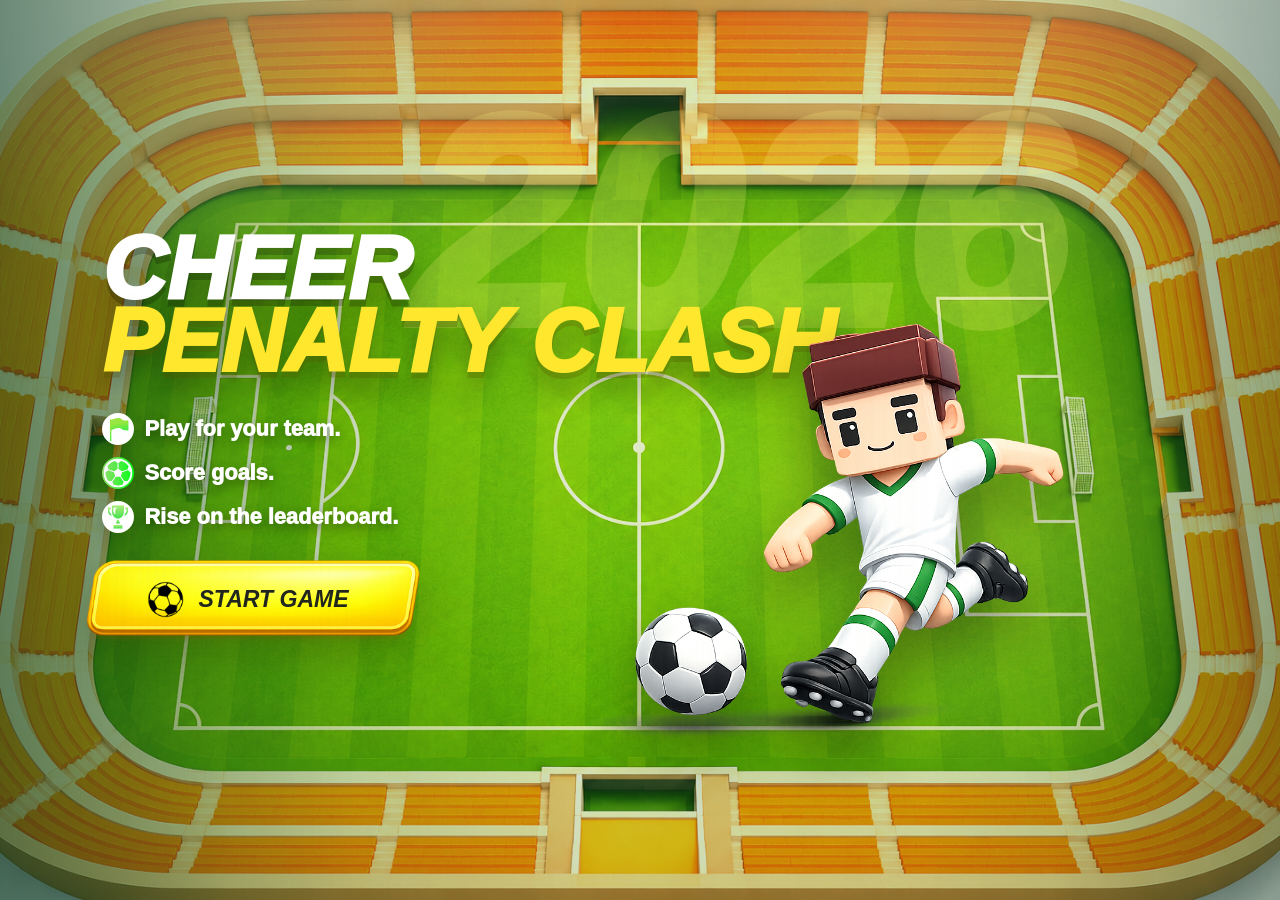
<file: index.html>
<!doctype html>
<html lang="en">
  <head>
    <meta charset="UTF-8" />
    <meta name="viewport" content="width=device-width, initial-scale=1.0" />
    <title>Cheer Penalty Clash</title>
    <link rel="stylesheet" href="./styles.css?v=34" />
  </head>
  <body>
    <div class="rotate-prompt">
      <div class="rotate-prompt-icon"></div>
      <p>Rotate your device to landscape for the best experience</p>
    </div>
    <main class="app-shell">
      <section id="gameStage" class="game-stage is-start" aria-label="World Cup cheer penalty game">
        <div class="stadium-bg" aria-hidden="true"></div>
        <div class="stadium-vignette" aria-hidden="true"></div>
        <div class="stadium-lights" aria-hidden="true"></div>
        <div id="flashbulbLayer" class="flashbulb-layer" aria-hidden="true"></div>

        <section id="startScreen" class="screen-layer start-screen">
          <div class="start-year" aria-hidden="true">2026</div>
          <div class="start-content">
            <h1><span>Cheer</span><span>Penalty Clash</span></h1>
            <ul class="start-points" aria-label="Game highlights">
              <li><img src="./image/start-screen/flag.svg?v=2" alt="" draggable="false" />Play for your team.</li>
              <li><img src="./image/start-screen/football.svg" alt="" draggable="false" />Score goals.</li>
              <li><img src="./image/start-screen/trophy.svg?v=2" alt="" draggable="false" />Rise on the leaderboard.</li>
            </ul>
            <button id="startButton" class="mega-button start-button-art" type="button">
              <img class="start-button-ball" src="./image/start-screen/%E9%80%8F%E6%98%8E.png" alt="" draggable="false" />
              <span>Start Game</span>
            </button>
          </div>
          <img class="start-player" src="./image/start-screen/%E7%90%83%E5%91%98.png?v=2" alt="" draggable="false" />
        </section>

        <section id="teamScreen" class="screen-layer team-screen hidden">
          <div class="team-shell">
            <header class="team-hero">
              <div>
                <h2>Choose Your Team</h2>
              </div>
              <button id="confirmTeamButton" class="mega-button small" type="button">Enter Stadium</button>
            </header>

            <div class="team-layout">
              <section class="panel select-panel" aria-label="Team list">
                <div class="panel-title">48 Teams</div>
                <div id="teamGrid" class="team-grid"></div>
              </section>

              <aside class="panel select-board" aria-label="Current team">
                <div class="selected-card">
                  <img id="selectedFlag" class="flag-img large" alt="" />
                  <div>
                    <span>Current Team</span>
                    <strong id="selectedTeamName">Argentina</strong>
                  </div>
                </div>
                <div class="player-art-card" aria-hidden="true">
                  <img src="./image/figure/%E4%BA%BA%E8%AE%BE%E5%9B%BE_%E6%8A%B1%E7%90%83%E6%AD%A3%E9%9D%A2.png" alt="" />
                  <img src="./image/figure/%E4%BA%BA%E8%AE%BE%E5%9B%BE_%E6%8A%B1%E7%90%83%E6%97%A0%E5%8F%B7%E7%A0%81%E8%83%8C%E5%BD%B1.png" alt="" />
                </div>
              </aside>
            </div>
          </div>
        </section>

        <section id="resultScreen" class="screen-layer result-screen hidden" aria-live="polite">
          <div id="resultShell" class="result-shell">
            <header class="result-head">
              <img class="result-banner" src="./image/celebrate/横幅.png" alt="" draggable="false" />
              <img class="result-celebrator" src="./image/celebrate/人设图_庆祝动作.png" alt="" draggable="false" />
              <div class="result-banner-copy">
                <h2 id="resultTitle">ARGENTINA</h2>
              </div>
              <p id="resultSummary" class="result-thanks">THANK YOU FOR YOUR SUPPORT!</p>
              <div class="result-stats" aria-label="Round score">
                <div>
                  <strong><span id="resultGoals">3</span><span class="result-stat-small">/5</span></strong>
                  <span>GOALS SCORED</span>
                </div>
                <div class="result-stat-divider" aria-hidden="true"></div>
                <div>
                  <strong><span class="result-stat-plus">+</span><span id="resultFanPower">15</span></strong>
                  <span>FAN POWER</span>
                </div>
              </div>
              <div class="result-actions">
                <button id="retryButton" class="result-button result-button-gold" type="button">Play Again</button>
                <button id="changeTeamButton" class="result-button result-button-blue" type="button">Change Team</button>
                <button id="viewRankingsButton" class="result-button result-button-dark" type="button">View Leaderboard</button>
              </div>
            </header>
            <section class="panel result-board" aria-label="Full fan power board">
              <button id="closeRankingsButton" class="rankings-close" type="button" aria-label="Back to result">×</button>
              <div class="support-head">
                <div>
                  <div class="panel-title">Full Fan Board</div>
                  <strong>Fan Power for 48 Teams</strong>
                </div>
                <div class="support-legend">Sorted live by fan power</div>
              </div>
              <div id="podiumList" class="podium-list"></div>
              <ol id="resultLeaderboardList" class="support-grid"></ol>
            </section>
          </div>
        </section>

        <section id="walkoutScreen" class="screen-layer walkout-screen hidden" aria-live="polite">
          <div id="walkoutCountdown" class="walkout-countdown"><span>Penalty shootout</span><span>starts soon</span></div>
          <div class="walkout-copy">
            <img id="walkoutFlag" class="flag-img" alt="" />
            <strong id="walkoutTeam">Argentina</strong>
          </div>
        </section>

        <header class="hud hud-score game-ui">
          <div class="team-pill">
            <img id="activeFlag" class="flag-img" alt="" />
            <span id="activeTeamName">Argentina</span>
          </div>
          <div>
            <span class="hud-label">Fan Power</span>
            <strong id="activeSupport">0</strong>
          </div>
          <div>
            <span class="hud-label">Streak</span>
            <strong id="streak">0</strong>
          </div>
          <div id="shotTimer" class="shot-timer">
            <span class="hud-label">Shot Clock</span>
            <strong><span id="shotTimerValue">30</span>s</strong>
          </div>
        </header>

        <aside class="leaderboard panel game-ui">
          <div class="panel-title">Team Rankings</div>
          <ol id="leaderboardList" class="leaderboard-list"></ol>
        </aside>

        <section class="camera-panel panel game-ui">
          <div class="camera-head">
            <span>Gesture Control</span>
            <button id="cameraButton" class="icon-button" title="Open camera" type="button">●</button>
          </div>
          <div class="camera-view">
            <video id="cameraFeed" autoplay playsinline muted></video>
            <canvas id="motionCanvas" width="160" height="100"></canvas>
            <div id="cameraFallback" class="camera-fallback">Open the camera to move the aim with your palm and shoot with a fist.</div>
          </div>
          <div id="gestureStatus" class="gesture-status">Aim with your palm, mouse, or touch.</div>
        </section>

        <div id="gestureCoach" class="gesture-coach game-ui" aria-live="polite">
          <div class="gesture-coach-arrow" aria-hidden="true"></div>
          <strong>Move your palm: aim.</strong>
          <span>Make a fist: shoot. Gesture goals double fan power.</span>
        </div>

        <div id="danmakuLayer" class="danmaku-layer" aria-live="polite"></div>

        <section class="goal-scene game-ui" aria-label="Penalty shooting area">
          <div class="goal-frame">
            <div class="net"></div>
            <button class="target-zone zone-left-top" data-zone="leftTop" type="button"><span>Top Left</span></button>
            <button class="target-zone zone-center-top" data-zone="centerTop" type="button"><span>Top Center</span></button>
            <button class="target-zone zone-right-top" data-zone="rightTop" type="button"><span>Top Right</span></button>
            <button class="target-zone zone-left-low" data-zone="leftLow" type="button"><span>Low Left</span></button>
            <button class="target-zone zone-right-low" data-zone="rightLow" type="button"><span>Low Right</span></button>
            <div id="aimReticle" class="aim-reticle"></div>
            <div id="keeper" class="keeper">
              <img
                id="keeperFrame"
                class="keeper-frame"
                src="./image/figure/守门员/正面封堵式.png"
                alt=""
                draggable="false"
              />
            </div>
          </div>
          <svg id="aimCurve" class="aim-curve" viewBox="0 0 100 100" preserveAspectRatio="none" aria-hidden="true">
            <path id="aimCurvePath" d="M58 88 Q50 54 50 18"></path>
          </svg>
          <div id="wallLine" class="wall-line" aria-hidden="true"></div>

          <div id="resultBurst" class="result-burst" aria-live="polite"></div>

          <div class="striker-wrap">
            <div id="striker" class="striker">
              <img
                id="strikerFrame"
                class="striker-frame"
                src="./image/figure/初始人物/人设图_站立背影.png"
                alt=""
                draggable="false"
              />
            </div>
            <div id="ball" class="ball"></div>
          </div>
        </section>

        <nav class="control-dock panel game-ui" aria-label="Game controls">
          <button id="shootButton" class="game-button shoot-button" type="button">Shoot</button>
          <div class="aim-status">
            <span>Chance</span>
            <strong id="aimLabel">1 / 5</strong>
          </div>
        </nav>

      </section>
    </main>

    <script src="./app.js?v=47"></script>
  </body>
</html>
</file>
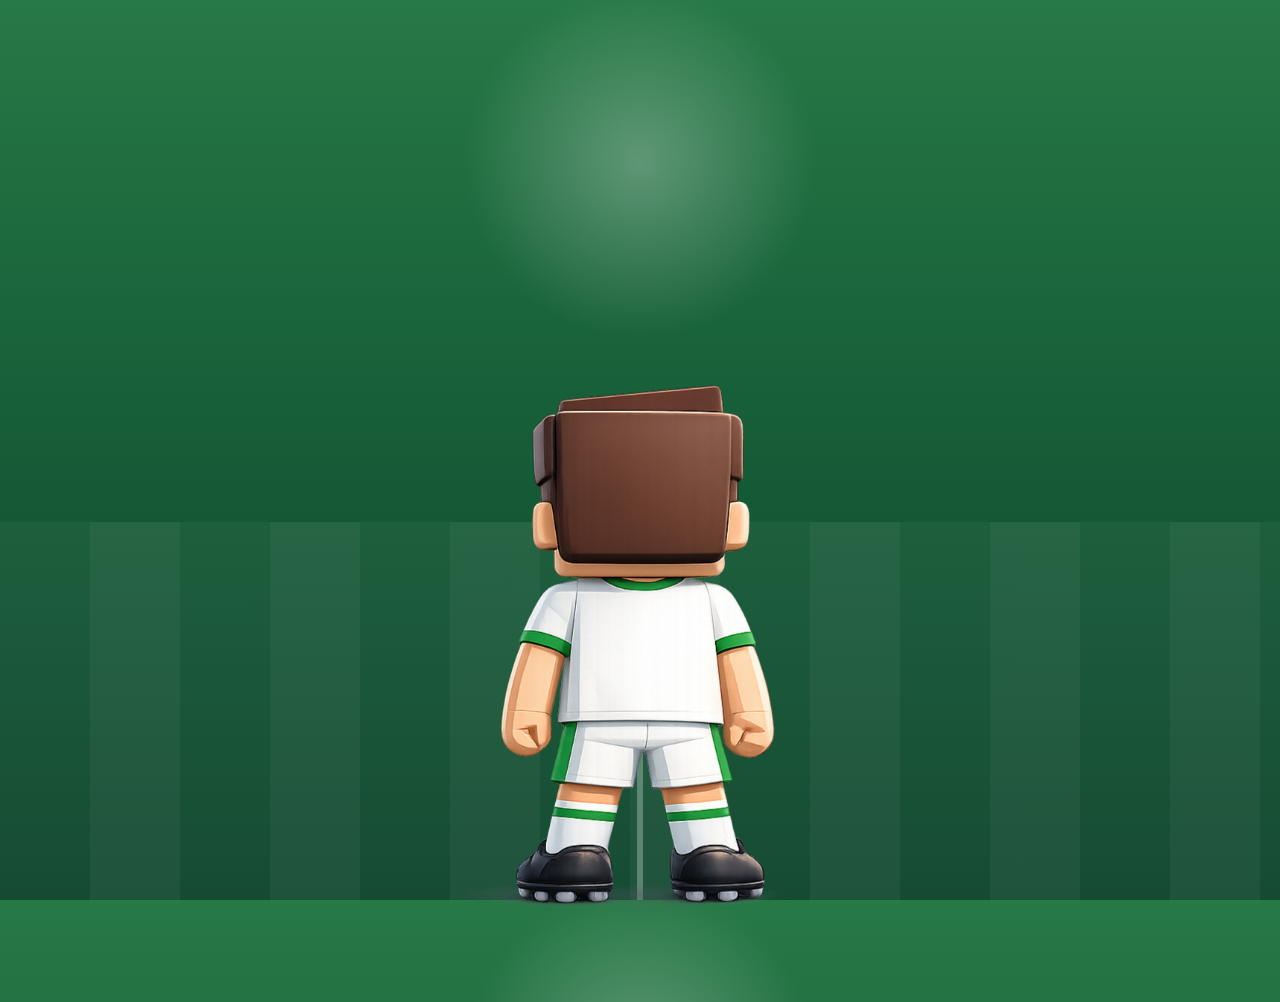
<file: docs/kick-animation.html>
<!doctype html>
<html lang="zh-CN">
  <head>
    <meta charset="UTF-8" />
    <meta name="viewport" content="width=device-width, initial-scale=1.0" />
    <title>足球角色帧动画</title>
    <style>
      * {
        box-sizing: border-box;
      }

      body {
        margin: 0;
        min-height: 100vh;
        overflow: hidden;
        background:
          radial-gradient(circle at 50% 18%, rgba(255, 255, 255, 0.28), transparent 18%),
          linear-gradient(180deg, #277946 0%, #165d38 48%, #0d442b 100%);
        font-family: "Microsoft YaHei", "PingFang SC", Arial, sans-serif;
        cursor: pointer;
      }

      .stage {
        position: relative;
        display: grid;
        min-height: 100vh;
        place-items: end center;
        padding: 8vh 6vw 5vh;
      }

      .stage::before {
        position: absolute;
        inset: auto 0 0;
        height: 42vh;
        background:
          linear-gradient(90deg, transparent 0 49.8%, rgba(255, 255, 255, 0.28) 49.8% 50.2%, transparent 50.2%),
          repeating-linear-gradient(90deg, rgba(255, 255, 255, 0.04) 0 90px, rgba(255, 255, 255, 0.08) 90px 180px);
        content: "";
      }

      .player {
        position: relative;
        z-index: 1;
        width: min(58vw, 420px);
        height: min(74vh, 560px);
        display: grid;
        place-items: end center;
      }

      .player img {
        width: 100%;
        height: 100%;
        object-fit: contain;
        object-position: center bottom;
        mix-blend-mode: screen;
        pointer-events: none;
        user-select: none;
      }
    </style>
  </head>
  <body>
    <main class="stage" aria-label="足球角色帧动画">
      <div class="player">
        <img id="frameImage" src="../image/figure/初始人物/人设图_站立背影.png" alt="足球角色" draggable="false" />
      </div>
    </main>

    <script>
      const frameImage = document.querySelector("#frameImage");
      const frames = [
        "../image/figure/初始人物/人设图_站立背影.png",
        "../image/figure/初始人物/助跑.png",
        "../image/figure/初始人物/触球瞬间.png",
        "../image/figure/初始人物/踢球.png",
      ];

      let timer = null;

      frames.forEach((src) => {
        const image = new Image();
        image.src = src;
      });

      function playAnimation() {
        if (timer) {
          clearTimeout(timer);
        }

        let index = 0;
        frameImage.src = frames[index];

        const next = () => {
          index += 1;
          frameImage.src = frames[index];

          if (index < frames.length - 1) {
            timer = setTimeout(next, 150);
          } else {
            timer = null;
          }
        };

        timer = setTimeout(next, 150);
      }

      window.addEventListener("pointerdown", playAnimation);
      window.addEventListener("keydown", (event) => {
        if (event.code === "Space") {
          event.preventDefault();
          playAnimation();
        }
      });
    </script>
  </body>
</html>
</file>
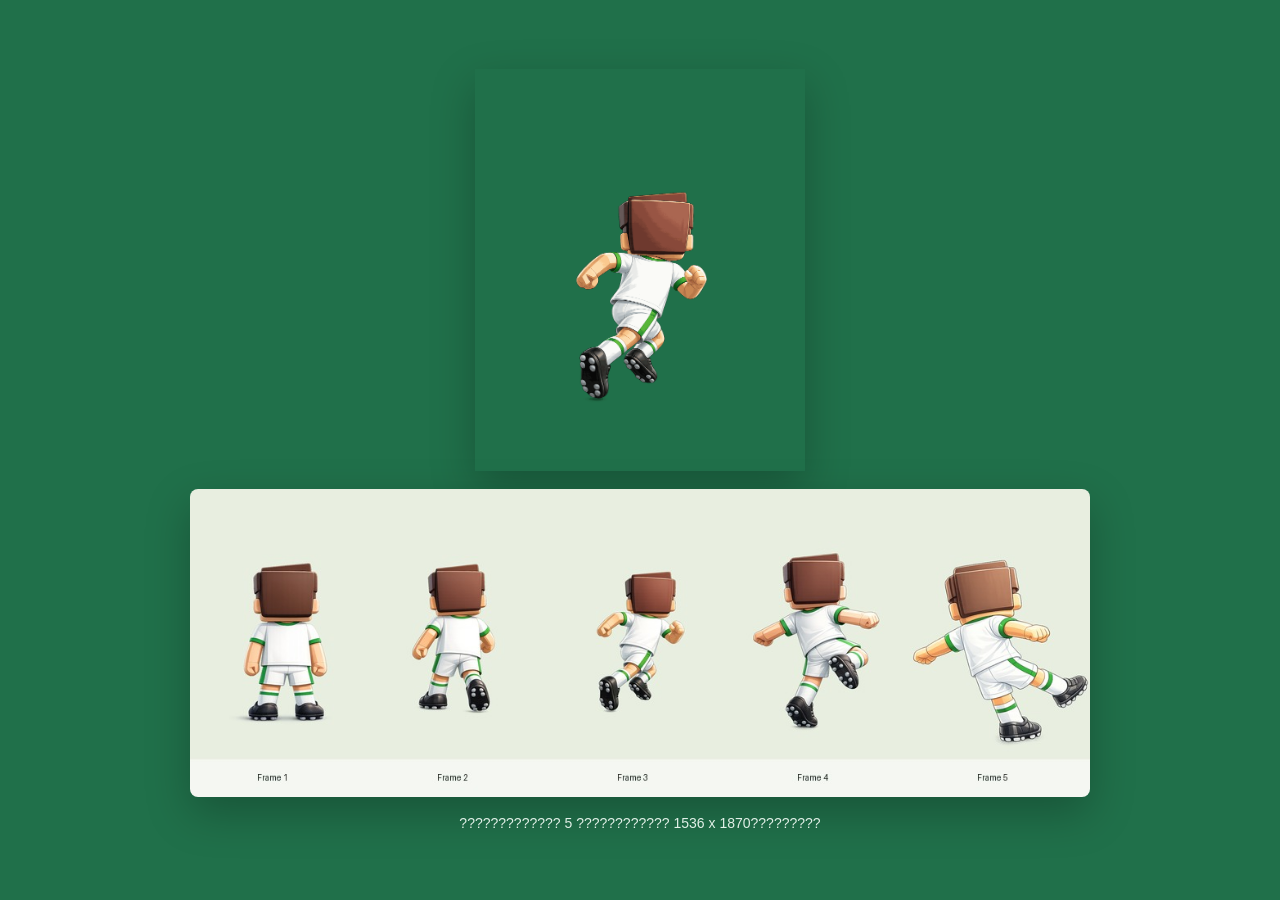
<file: image/figure/初始人物/帧动画_使用文件夹原图_预览_20260615/preview.html>
<!doctype html>
<html lang="zh-CN">
<head>
<meta charset="utf-8" />
<meta name="viewport" content="width=device-width, initial-scale=1" />
<title>?????</title>
<style>
  body{margin:0;min-height:100vh;display:grid;place-items:center;background:#20704a;font-family:Arial,"Microsoft YaHei",sans-serif;color:#f7fff9;}
  main{display:grid;gap:18px;justify-items:center;padding:28px;}
  img{max-width:min(74vw,330px);height:auto;image-rendering:auto;filter:drop-shadow(0 16px 22px rgba(0,0,0,.24));}
  .strip{max-width:min(94vw,900px);border-radius:8px;}
  p{margin:0;font-size:14px;opacity:.9;text-align:center;}
</style>
</head>
<body>
  <main>
    <img src="kick-preview.gif?v=2" alt="???????" />
    <img class="strip" src="preview-sheet.jpg?v=2" alt="???????" />
    <p>????????????? 5 ???????????? 1536 x 1870?????????</p>
  </main>
</body>
</html>
</file>
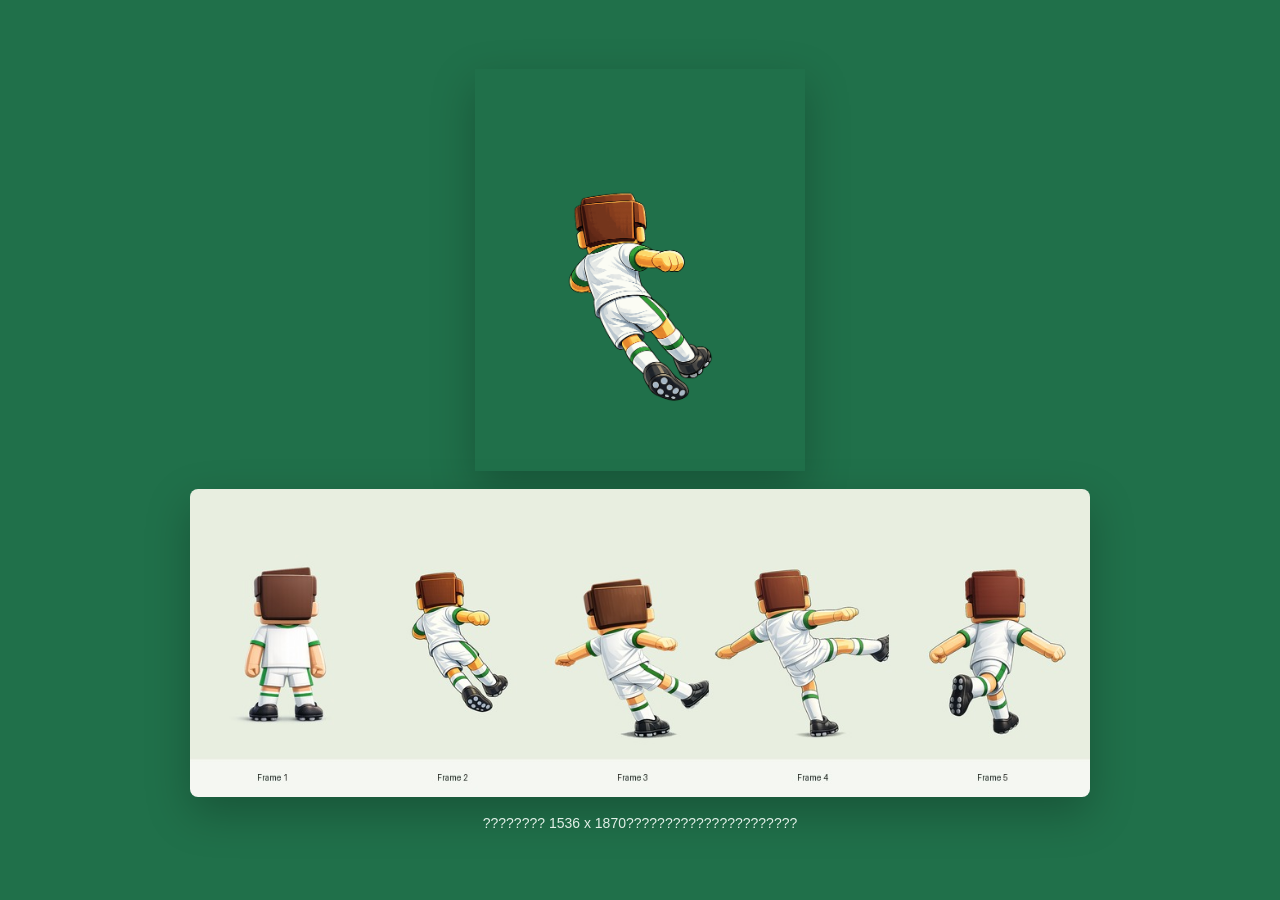
<file: image/figure/初始人物/帧动画_预览_20260615/preview.html>
<!doctype html>
<html lang="zh-CN">
<head>
<meta charset="utf-8" />
<meta name="viewport" content="width=device-width, initial-scale=1" />
<title>?????</title>
<style>
  body{margin:0;min-height:100vh;display:grid;place-items:center;background:#20704a;font-family:Arial,"Microsoft YaHei",sans-serif;color:#f7fff9;}
  main{display:grid;gap:18px;justify-items:center;padding:28px;}
  img{max-width:min(74vw,330px);height:auto;image-rendering:auto;filter:drop-shadow(0 16px 22px rgba(0,0,0,.24));}
  .strip{max-width:min(94vw,900px);border-radius:8px;}
  p{margin:0;font-size:14px;opacity:.9;}
</style>
</head>
<body>
  <main>
    <img src="kick-preview.gif?v=5" alt="???????" />
    <img class="strip" src="preview-sheet.jpg?v=5" alt="???????" />
    <p>???????? 1536 x 1870??????????????????????</p>
  </main>
</body>
</html>
</file>
<file: styles.css>
:root {
  --team-primary: #62b7ff;
  --team-secondary: #ffffff;
  --ink: #172217;
  --muted: #5f6d56;
  --panel: rgba(255, 255, 248, 0.94);
  --panel-border: rgba(255, 255, 255, 0.42);
  --court-image: url("./image/court/%E4%BF%AF%E8%A7%862.png");
  --penalty-court-image: url("./image/court/%E6%9C%89%E8%A7%82%E4%BC%97/%E7%82%B9%E7%90%83_%E6%97%A0%E7%90%83%E7%89%882.png");
  --soccer-image: url("./image/soccer/%E8%B6%B3%E7%90%833.svg");
  --figure-stand-front: url("./image/figure/%E5%88%9D%E5%A7%8B%E4%BA%BA%E7%89%A9/%E4%BA%BA%E8%AE%BE%E5%9B%BE_%E7%AB%99%E7%AB%8B%E6%AD%A3%E9%9D%A2.png");
  --figure-stand-back: url("./image/figure/%E5%88%9D%E5%A7%8B%E4%BA%BA%E7%89%A9/%E4%BA%BA%E8%AE%BE%E5%9B%BE_%E7%AB%99%E7%AB%8B%E8%83%8C%E5%BD%B1.png");
  --gesture-coach-left: 420px;
  --gesture-coach-top: 136px;
  --gesture-coach-width: 282px;
  --gesture-arrow-left: -172px;
  --gesture-arrow-top: 20px;
  --gesture-arrow-width: 156px;
  --gesture-arrow-height: 96px;
  --gesture-arrow-rotate: -2deg;
}

* {
  box-sizing: border-box;
}

body {
  margin: 0;
  min-height: 100vh;
  overflow: hidden;
  color: var(--ink);
  font-family: "Microsoft YaHei", "PingFang SC", Arial, sans-serif;
  background: #12382e;
}

button {
  font: inherit;
}

.app-shell,
.game-stage {
  min-height: 100vh;
}

.game-stage {
  position: relative;
  isolation: isolate;
  overflow: hidden;
  background: #12382e;
}

.stadium-bg,
.stadium-vignette,
.stadium-lights {
  position: absolute;
  inset: 0;
  pointer-events: none;
}

.stadium-bg {
  z-index: -4;
  background-image: var(--court-image);
  background-position: center;
  background-size: cover;
  filter: saturate(1.08) contrast(1.04);
  transform: scale(1.03);
}

.is-walkout .stadium-bg,
.is-stadiumIntro .stadium-bg,
.is-penalty .stadium-bg {
  background-image: var(--penalty-court-image);
}

.is-start .stadium-bg {
  filter: saturate(1.12) contrast(1.03) brightness(1.1);
  transform: scale(1.01);
}

.is-start .stadium-vignette {
  background:
    radial-gradient(circle at 48% 46%, rgba(255, 244, 115, 0.12), transparent 36%),
    linear-gradient(90deg, rgba(1, 64, 35, 0.28), transparent 28%, transparent 72%, rgba(1, 64, 35, 0.14)),
    linear-gradient(180deg, rgba(8, 25, 23, 0.06), rgba(8, 25, 23, 0.02) 34%, rgba(8, 25, 23, 0.1));
}

.stadium-vignette {
  z-index: -3;
  background:
    linear-gradient(180deg, rgba(8, 25, 23, 0.46), rgba(8, 25, 23, 0.04) 34%, rgba(8, 25, 23, 0.34)),
    radial-gradient(circle at 50% 48%, rgba(255, 240, 165, 0.2), transparent 36%);
}

.stadium-lights {
  z-index: -2;
  opacity: 0.72;
  background:
    radial-gradient(ellipse at 20% -8%, rgba(255, 245, 210, 0.48), transparent 29%),
    radial-gradient(ellipse at 80% -8%, rgba(255, 245, 210, 0.38), transparent 29%),
    linear-gradient(90deg, rgba(0, 0, 0, 0.25), transparent 18%, transparent 82%, rgba(0, 0, 0, 0.25));
}

.flashbulb-layer {
  position: absolute;
  inset: 0 0 auto 0;
  z-index: 4;
  height: 44vh;
  overflow: hidden;
  pointer-events: none;
  opacity: 0;
}

.is-penalty .flashbulb-layer,
.is-result .flashbulb-layer {
  opacity: 1;
}

.is-result .flashbulb-layer {
  z-index: 24;
}

.flashbulb {
  position: absolute;
  left: var(--flash-x);
  top: var(--flash-y);
  width: var(--flash-size);
  height: var(--flash-size);
  background:
    linear-gradient(90deg, transparent 0 42%, rgba(255, 255, 255, 0.95) 49% 51%, transparent 58% 100%),
    linear-gradient(0deg, transparent 0 42%, rgba(255, 255, 255, 0.95) 49% 51%, transparent 58% 100%),
    linear-gradient(45deg, transparent 0 45%, rgba(210, 236, 255, 0.72) 49% 51%, transparent 55% 100%),
    linear-gradient(-45deg, transparent 0 45%, rgba(210, 236, 255, 0.72) 49% 51%, transparent 55% 100%),
    radial-gradient(circle, #fff 0 7%, rgba(232, 245, 255, 0.95) 8% 13%, rgba(255, 255, 255, 0.34) 14% 22%, transparent 24%);
  filter: drop-shadow(0 0 2px rgba(255, 255, 255, 0.9)) drop-shadow(0 0 5px rgba(164, 214, 255, 0.62));
  transform: translate(-50%, -50%) rotate(var(--flash-rotate)) scale(0.45);
  mix-blend-mode: screen;
  animation: flashbulbPop var(--flash-duration) ease-out forwards;
}

.flashbulb::before,
.flashbulb::after {
  content: "";
  position: absolute;
  left: 50%;
  top: 50%;
  transform: translate(-50%, -50%);
  pointer-events: none;
}

.flashbulb::before {
  width: 18%;
  height: 18%;
  border-radius: 50%;
  background: #fff;
  box-shadow: 0 0 3px rgba(255, 255, 255, 0.95), 0 0 7px rgba(169, 220, 255, 0.68);
}

.flashbulb::after {
  width: 110%;
  height: 110%;
  background: radial-gradient(circle, rgba(255, 255, 255, 0.2) 0 5%, transparent 34%);
}

@keyframes flashbulbPop {
  0% {
    opacity: 0;
    transform: translate(-50%, -50%) rotate(var(--flash-rotate)) scale(0.35);
  }
  12% {
    opacity: 1;
    transform: translate(-50%, -50%) rotate(var(--flash-rotate)) scale(1.08);
  }
  26% {
    opacity: 0.88;
    transform: translate(-50%, -50%) rotate(var(--flash-rotate)) scale(0.92);
  }
  58% {
    opacity: 0.38;
    transform: translate(-50%, -50%) rotate(var(--flash-rotate)) scale(0.72);
  }
  100% {
    opacity: 0;
    transform: translate(-50%, -50%) rotate(var(--flash-rotate)) scale(0.55);
  }
}

.hidden {
  display: none !important;
}

.screen-layer {
  position: absolute;
  inset: 0;
  z-index: 20;
  padding: 28px;
}

.start-screen {
  display: grid;
  align-content: center;
  justify-items: start;
  padding-left: clamp(28px, 8vw, 132px);
  color: #fff;
  overflow: hidden;
}

.start-screen::before {
  content: "";
  position: absolute;
  inset: 0;
  z-index: -1;
  background:
    radial-gradient(circle at 74% 58%, rgba(255, 248, 164, 0.16), transparent 26%),
    linear-gradient(90deg, rgba(5, 70, 34, 0.34), rgba(22, 121, 38, 0.1) 46%, rgba(5, 80, 34, 0.16)),
    linear-gradient(180deg, rgba(255, 255, 255, 0.04), transparent 42%);
}

.start-content {
  position: relative;
  z-index: 2;
  width: min(860px, 55vw);
  transform: translateY(-2vh);
}

.start-year {
  position: absolute;
  left: 32%;
  top: 12%;
  z-index: 0;
  color: rgba(255, 246, 128, 0.2);
  font-size: clamp(140px, 23vw, 370px);
  font-weight: 950;
  font-style: italic;
  line-height: 0.8;
  pointer-events: none;
  user-select: none;
}

.eyebrow {
  display: inline-flex;
  align-items: center;
  min-height: 36px;
  padding: 0 14px;
  border: 1px solid rgba(255, 255, 255, 0.42);
  border-radius: 999px;
  color: #fff7c7;
  font-size: 13px;
  font-weight: 900;
  background: rgba(21, 84, 50, 0.58);
  backdrop-filter: blur(10px);
}

.start-screen h1 {
  display: grid;
  gap: 4px;
  margin: 22px 0 0;
  font-size: clamp(52px, 6.9vw, 124px);
  font-style: italic;
  font-weight: 950;
  line-height: 0.78;
  text-transform: uppercase;
  white-space: nowrap;
  text-shadow: 0 7px 0 rgba(0, 0, 0, 0.22), 0 22px 30px rgba(0, 0, 0, 0.28);
}

.start-screen h1 span:first-child {
  color: #fff;
}

.start-screen h1 span:last-child {
  color: #ffe72e;
  text-shadow: 0 6px 0 rgba(85, 82, 0, 0.26), 0 18px 28px rgba(0, 0, 0, 0.34);
}

.start-screen p {
  width: min(760px, 88vw);
  margin: 20px 0 30px;
  color: rgba(255, 255, 255, 0.88);
  font-size: clamp(17px, 1.7vw, 23px);
  font-weight: 700;
  line-height: 1.55;
}

.start-points {
  display: grid;
  gap: 12px;
  margin: clamp(20px, 3vw, 36px) 0 clamp(20px, 3vw, 34px);
  padding: 0;
  list-style: none;
}

.start-points li {
  display: flex;
  align-items: center;
  gap: 10px;
  color: #fff;
  font-size: clamp(16px, 1.7vw, 26px);
  font-weight: 950;
  text-shadow: 0 4px 12px rgba(0, 0, 0, 0.38);
}

.start-points li img {
  display: block;
  flex: 0 0 auto;
  width: clamp(28px, 2.5vw, 40px);
  height: clamp(28px, 2.5vw, 40px);
  object-fit: contain;
  filter: drop-shadow(0 6px 10px rgba(0, 0, 0, 0.22));
}

.mega-button {
  min-height: 62px;
  padding: 0 30px;
  border: 0;
  border-radius: 8px;
  color: #172217;
  font-size: 21px;
  font-weight: 900;
  background: linear-gradient(180deg, #fff3a3, #ffbf3f);
  box-shadow: inset 0 -7px 0 rgba(145, 83, 0, 0.22), 0 16px 34px rgba(0, 0, 0, 0.28);
  cursor: pointer;
}

.mega-button:hover {
  filter: brightness(1.05);
}

.mega-button.small {
  min-height: 50px;
  padding: 0 22px;
  font-size: 17px;
}

.start-button-art {
  position: relative;
  display: inline-flex;
  align-items: center;
  justify-content: center;
  gap: clamp(9px, 1.1vw, 16px);
  width: min(373px, 34.7vw);
  min-height: auto;
  aspect-ratio: 1080 / 296;
  margin: clamp(-22px, -1.4vw, -10px) 0 0 clamp(-24px, -1.8vw, -10px);
  padding: 0 8%;
  color: #20251e;
  font-size: clamp(15px, 1.8vw, 29px);
  font-style: italic;
  text-transform: uppercase;
  white-space: nowrap;
  background: url("./image/start-screen/%E6%8C%89%E9%92%AE%E7%B4%A0%E6%9D%90.png") center / 100% 100% no-repeat;
  box-shadow: none;
  filter: drop-shadow(0 18px 20px rgba(42, 67, 0, 0.34));
}

.start-button-art .start-button-ball,
.start-button-art span {
  transform: translateX(clamp(-20px, -1.4vw, -10px));
}

.start-button-art:hover {
  filter: brightness(1.04) drop-shadow(0 18px 20px rgba(42, 67, 0, 0.34));
}

.start-button-ball {
  flex: 0 0 auto;
  width: clamp(29px, 2.9vw, 48px);
  height: clamp(29px, 2.9vw, 48px);
  object-fit: contain;
}

.start-button-art span {
  white-space: nowrap;
}

.start-player {
  position: absolute;
  right: clamp(18px, 6vw, 132px);
  bottom: clamp(70px, 7vw, 116px);
  z-index: 2;
  width: min(70.5vw, 1035px);
  filter: saturate(1.08) contrast(1.04) drop-shadow(0 26px 28px rgba(0, 0, 0, 0.36));
  pointer-events: none;
  user-select: none;
}

.team-screen {
  display: grid;
  place-items: center;
  background: rgba(7, 24, 20, 0.4);
  backdrop-filter: blur(1px);
}

.team-shell {
  display: grid;
  grid-template-rows: auto minmax(0, 1fr);
  gap: 16px;
  width: min(1180px, 96vw);
  height: min(780px, calc(100vh - 48px));
}

.team-hero {
  display: flex;
  align-items: end;
  justify-content: space-between;
  gap: 18px;
  color: #fff;
}

.team-hero h2 {
  margin: 10px 0 0;
  font-size: clamp(34px, 4.5vw, 62px);
  line-height: 1;
  text-shadow: 0 16px 34px rgba(0, 0, 0, 0.34);
}

.team-layout {
  display: grid;
  grid-template-columns: minmax(0, 1fr) 330px;
  gap: 16px;
  min-height: 0;
}

.panel,
.hud {
  border: 1px solid var(--panel-border);
  border-radius: 8px;
  background: var(--panel);
  box-shadow: 0 18px 42px rgba(0, 0, 0, 0.22);
  backdrop-filter: blur(12px);
}

.panel-title {
  margin-bottom: 12px;
  color: #2b4c31;
  font-size: 14px;
  font-weight: 900;
}

.select-panel,
.select-board {
  min-height: 0;
  padding: 16px;
  overflow: hidden;
}

.select-board {
  display: grid;
  grid-template-rows: auto minmax(0, 1fr);
}

.team-grid {
  display: grid;
  grid-template-columns: repeat(4, minmax(0, 1fr));
  gap: 8px;
  max-height: calc(100% - 30px);
  overflow: auto;
  padding-right: 4px;
}


.team-card {
  display: grid;
  grid-template-columns: 36px minmax(0, 1fr);
  align-items: center;
  gap: 9px;
  min-height: 50px;
  padding: 7px 9px;
  border: 1px solid rgba(29, 62, 38, 0.14);
  border-radius: 8px;
  color: var(--ink);
  background: rgba(255, 255, 255, 0.78);
  cursor: pointer;
}

.team-card:hover,
.team-card.active {
  border-color: rgba(255, 184, 43, 0.95);
  background: #fff8df;
  box-shadow: inset 0 -4px 0 rgba(255, 184, 43, 0.35);
}

.team-card span:last-child {
  min-width: 0;
  overflow: hidden;
  text-overflow: ellipsis;
  white-space: nowrap;
  font-size: 13px;
  font-weight: 900;
}

.flag-img {
  display: inline-block;
  width: 34px;
  height: 34px;
  object-fit: contain;
  vertical-align: middle;
  border-radius: 50%;
  background: #fff;
  box-shadow: 0 0 0 2px rgba(31, 55, 34, 0.12);
}

.flag-img.large {
  width: 62px;
  height: 62px;
}

.flag-img.mini {
  width: 22px;
  height: 22px;
  margin-right: 6px;
}

.selected-card {
  display: grid;
  grid-template-columns: 62px minmax(0, 1fr);
  align-items: center;
  gap: 12px;
  margin-bottom: 18px;
  padding: 12px;
  border-radius: 8px;
  color: #fff;
  background: linear-gradient(135deg, rgba(23, 73, 45, 0.95), rgba(21, 43, 36, 0.95));
}

.selected-card span {
  display: block;
  color: #fff1a0;
  font-size: 12px;
  font-weight: 900;
}

.selected-card strong {
  display: block;
  overflow: hidden;
  text-overflow: ellipsis;
  white-space: nowrap;
  font-size: 26px;
  line-height: 1.1;
}

.player-art-card {
  display: grid;
  gap: 10px;
  min-height: 0;
  overflow: hidden;
}

.player-art-card img {
  width: 100%;
  height: 100%;
  object-fit: cover;
  object-position: center 35%;
  min-height: 0;
  border-radius: 8px;
  background: #d8dbd6;
  filter: saturate(1.05) contrast(1.02);
}

.player-art-card img + img {
  object-position: center 38%;
}

.leaderboard-list {
  display: grid;
  gap: 8px;
  margin: 0;
  padding: 0;
  list-style: none;
}

.leaderboard-list.compact {
  max-height: calc(100% - 288px);
  overflow: auto;
}

.result-screen {
  display: grid;
  place-items: center;
  color: #fff;
  overflow: hidden;
  background:
    linear-gradient(180deg, rgba(0, 55, 34, 0.18), rgba(6, 66, 23, 0.22)),
    url("./image/court/%E6%9C%89%E8%A7%82%E4%BC%97/%E7%82%B9%E7%90%83_%E6%97%A0%E7%90%83%E7%89%882.png") center / cover no-repeat,
    #0b562b;
}

.result-shell {
  display: grid;
  grid-template-rows: auto;
  align-content: center;
  gap: 16px;
  width: min(1120px, 96vw);
  min-height: min(780px, calc(100vh - 24px));
  padding: 18px 0;
}

.result-shell.show-board {
  grid-template-rows: minmax(0, 1fr);
  align-content: stretch;
  width: min(1180px, 96vw);
  height: min(920px, calc(100vh - 48px));
  min-height: 0;
  padding: 0;
}

.result-shell.show-board .result-head {
  display: none;
}

.result-head {
  position: relative;
  min-height: min(700px, calc(100vh - 42px));
  overflow: hidden;
  padding: clamp(34px, 5vw, 58px) clamp(22px, 4vw, 52px) 24px;
  text-align: center;
  isolation: isolate;
}

.result-head h2 {
  margin: 0;
  color: #202128;
  font-size: clamp(52px, 8vw, 122px);
  font-weight: 950;
  line-height: 0.9;
  text-shadow: 0 3px 0 #f6c23b, 0 7px 0 rgba(255, 255, 255, 0.42), 0 12px 18px rgba(65, 38, 0, 0.42);
}

.result-head p {
  margin: 0;
  color: #4b2519;
  font-size: clamp(18px, 2vw, 30px);
  font-weight: 900;
}

.result-actions {
  position: absolute;
  left: 50%;
  bottom: 14px;
  z-index: 5;
  display: grid;
  grid-template-columns: repeat(3, minmax(0, 1fr));
  gap: clamp(14px, 2vw, 28px);
  width: min(980px, 88vw);
  transform: translateX(-50%);
}

.result-button {
  min-height: clamp(58px, 7vw, 82px);
  border: 0;
  border-radius: 8px;
  color: #fff;
  font-size: clamp(17px, 2.2vw, 27px);
  font-weight: 950;
  text-transform: uppercase;
  white-space: nowrap;
  cursor: pointer;
  box-shadow: inset 0 -6px 0 rgba(0, 0, 0, 0.24), 0 12px 18px rgba(0, 0, 0, 0.28);
}

.result-button-gold {
  color: #2b2414;
  background: linear-gradient(#ffd94a, #f3a914);
}

.result-button-blue {
  background: linear-gradient(#2d94ff, #075bd8);
}

.result-button-dark {
  background: linear-gradient(#203764, #0b1735);
}

.result-banner {
  position: absolute;
  left: 50%;
  top: clamp(-158px, -13vh, -102px);
  z-index: 1;
  width: min(1000px, 90vw);
  transform: translateX(-50%);
  mix-blend-mode: screen;
  filter: saturate(1.16) contrast(1.12) drop-shadow(0 18px 22px rgba(50, 30, 0, 0.38));
  pointer-events: none;
  user-select: none;
}

.result-banner-copy {
  position: relative;
  z-index: 4;
  display: flex;
  align-items: center;
  justify-content: center;
  gap: 0;
  width: min(860px, 80vw);
  margin: 0 auto;
  min-height: clamp(230px, 30vw, 360px);
  padding-top: clamp(92px, 12vw, 150px);
  transform: translateY(-43px);
}

.result-banner-copy h2 {
  display: flex;
  justify-content: center;
  gap: 0.01em;
  max-width: 100%;
  white-space: nowrap;
  transform: perspective(720px) rotateX(8deg) scaleX(var(--title-fit, 1)) scaleY(0.94);
  transform-origin: center bottom;
}

.arc-letter {
  display: inline-block;
  transform: translateY(var(--arc-y)) rotate(var(--arc-rotate));
  transform-origin: center 80%;
}

.result-thanks {
  position: relative;
  z-index: 4;
  margin-top: clamp(0px, 1vw, 8px);
  letter-spacing: 1px;
  text-shadow: 0 2px 0 rgba(255, 218, 74, 0.38);
  display: flex;
  justify-content: center;
  gap: 0.01em;
  transform: translateY(-36px) perspective(620px) rotateX(-7deg) scaleX(0.96);
  transform-origin: center top;
}

.result-stats {
  position: relative;
  z-index: 4;
  display: flex;
  align-items: center;
  justify-content: center;
  gap: clamp(10px, 2.2vw, 28px);
  margin-top: clamp(12px, 2.2vw, 30px);
  transform: translateY(-54px);
  color: #fff;
  text-shadow: 0 4px 0 rgba(0, 0, 0, 0.3), 0 10px 22px rgba(0, 0, 0, 0.28);
}

.result-stats div:not(.result-stat-divider) {
  display: grid;
  gap: 4px;
  min-width: 150px;
}

.result-stats strong {
  display: inline-flex;
  align-items: baseline;
  justify-content: center;
  gap: 0.12em;
  font-size: clamp(72px, 9.8vw, 136px);
  font-weight: 950;
  line-height: 0.9;
  min-width: 2.8em;
}

.result-stat-small,
.result-stat-plus {
  font: inherit;
  line-height: inherit;
}

.result-stats span {
  font-size: clamp(22px, 2.6vw, 34px);
  font-weight: 950;
}

.result-stats div:last-child strong {
  color: #ffd735;
}

.result-stat-divider {
  width: 3px;
  height: clamp(76px, 9vw, 116px);
  background: rgba(255, 255, 255, 0.46);
  box-shadow: 0 0 20px rgba(255, 255, 255, 0.28);
}

.result-celebrator {
  position: absolute;
  left: clamp(-42px, 0.8vw, 16px);
  bottom: clamp(92px, 12vw, 132px);
  z-index: 20;
  width: clamp(230px, 30vw, 410px);
  mix-blend-mode: normal;
  filter: saturate(1.08) contrast(1.08) brightness(1.12) drop-shadow(0 18px 22px rgba(0, 0, 0, 0.38));
  opacity: 1;
  pointer-events: none;
  user-select: none;
}

@media (max-width: 820px) {
  .result-head {
    min-height: 720px;
    padding-top: 24px;
  }

  .result-banner {
    top: -86px;
    width: 108vw;
  }

  .result-banner-copy {
    min-height: 250px;
    padding-top: 72px;
    gap: 10px;
    transform: translateY(-18px);
  }

  .result-celebrator {
    left: -22px;
    bottom: 112px;
    width: 220px;
  }

  .result-stats {
    margin-top: 18px;
    gap: 18px;
  }

  .result-stats div:not(.result-stat-divider) {
    min-width: 112px;
  }

  .result-actions {
    grid-template-columns: 1fr;
    width: min(360px, 86vw);
  }
}

.ghost-button {
  min-height: 50px;
  padding: 0 20px;
  border: 1px solid rgba(255, 255, 255, 0.46);
  border-radius: 8px;
  color: #fff;
  font-size: 17px;
  font-weight: 900;
  background: rgba(13, 49, 36, 0.68);
  cursor: pointer;
  backdrop-filter: blur(12px);
}

.result-board {
  position: relative;
  display: grid;
  grid-template-rows: auto auto clamp(270px, 24vw, 330px) minmax(0, 1fr);
  gap: 14px;
  min-height: 0;
  padding: 18px;
  overflow: hidden;
  color: var(--ink);
}

.result-shell:not(.show-board) .result-board {
  display: none;
}

.rankings-close {
  position: sticky;
  top: 0;
  justify-self: end;
  z-index: 5;
  width: 40px;
  height: 40px;
  margin: -6px -6px -42px 0;
  border: 0;
  border-radius: 50%;
  color: #18311f;
  font-size: 30px;
  font-weight: 900;
  line-height: 1;
  background: rgba(255, 255, 255, 0.92);
  box-shadow: 0 8px 20px rgba(0, 0, 0, 0.16);
  cursor: pointer;
}

.support-head {
  display: flex;
  align-items: end;
  justify-content: space-between;
  gap: 16px;
}

.support-head .panel-title {
  margin-bottom: 5px;
}

.support-head strong {
  display: block;
  font-size: 28px;
  line-height: 1;
}

.support-legend {
  color: var(--muted);
  font-size: 13px;
  font-weight: 900;
}

.podium-list {
  position: relative;
  min-height: 0;
  height: 100%;
  overflow: visible;
  isolation: isolate;
}

.podium-list::before {
  position: absolute;
  right: 0;
  bottom: 0;
  left: 0;
  z-index: 0;
  height: 60%;
  content: "";
  background: url("./image/other/podium.svg") center bottom / 100% 100% no-repeat;
}

.podium-card {
  position: absolute;
  z-index: 1;
  bottom: 59%;
  left: 50%;
  width: min(16%, 135px);
  transform: translateX(-50%);
  display: grid;
  justify-items: center;
  gap: 4px;
  min-height: 0;
  padding: 8px 10px 10px;
  border: 1px solid rgba(28, 86, 52, 0.1);
  border-radius: 8px;
  text-align: center;
  background: rgba(255, 255, 255, 0.86);
  box-shadow: 0 12px 26px rgba(28, 86, 52, 0.12);
  backdrop-filter: blur(8px);
}

.podium-card.first {
  background: rgba(255, 250, 217, 0.9);
  box-shadow: 0 14px 30px rgba(120, 84, 0, 0.16);
}

.podium-card.second {
  bottom: 45%;
  left: 16.7%;
}

.podium-card.third {
  bottom: 41%;
  left: 83.3%;
}

.podium-card.active {
  border-color: rgba(255, 184, 43, 0.95);
}

.podium-medal {
  display: none;
}

.podium-card.first .podium-medal {
  display: none;
}

.podium-flag {
  width: 32px;
  height: 32px;
}

.podium-card strong {
  max-width: 100%;
  overflow: hidden;
  text-overflow: ellipsis;
  white-space: nowrap;
  font-size: 14px;
}

.podium-card small {
  display: none;
}

.podium-card em {
  color: #155e35;
  font-size: 22px;
  font-style: normal;
  font-weight: 900;
  line-height: 1;
}

.podium-step {
  display: none;
}

.podium-card.first .podium-step {
  display: none;
}

.podium-card.second .podium-step {
  display: none;
}

.support-grid {
  display: grid;
  grid-template-columns: repeat(4, minmax(0, 1fr));
  align-content: start;
  gap: 10px;
  min-height: 0;
  height: 100%;
  margin: 0;
  padding: 0;
  overflow: auto;
  list-style: none;
}

.leaderboard-item {
  display: grid;
  grid-template-columns: 30px minmax(0, 1fr) auto;
  align-items: center;
  gap: 8px;
  min-height: 50px;
  padding: 8px;
  border-radius: 8px;
  background: rgba(255, 255, 255, 0.66);
  box-shadow: inset 0 -3px 0 rgba(64, 120, 30, 0.1);
}

.leaderboard-item.active {
  background: #fff3c2;
}

.rank {
  display: grid;
  place-items: center;
  width: 28px;
  height: 28px;
  border-radius: 50%;
  color: #fff;
  font-size: 13px;
  font-weight: 900;
  background: #235c3b;
}

.leader-team {
  min-width: 0;
}

.leader-team strong,
.leader-team small {
  display: block;
  min-width: 0;
  overflow: hidden;
  text-overflow: ellipsis;
  white-space: nowrap;
}

.leader-team strong {
  font-size: 14px;
}

.leader-team small {
  color: var(--muted);
  font-size: 11px;
}

.score {
  color: #185a32;
  font-size: 22px;
  font-weight: 900;
}

.walkout-screen {
  display: grid;
  place-items: center;
  pointer-events: none;
}

.walkout-screen::before {
  content: "";
  position: absolute;
  inset: 0;
  z-index: -1;
  background:
    linear-gradient(90deg, rgba(8, 20, 18, 0.7), transparent 32%, transparent 68%, rgba(8, 20, 18, 0.7)),
    radial-gradient(circle at 50% 65%, rgba(255, 216, 90, 0.26), transparent 30%);
}

.walkout-copy {
  display: none;
  align-items: center;
  gap: 14px;
  margin-bottom: 10vh;
  padding: 14px 18px;
  border: 1px solid rgba(255, 255, 255, 0.42);
  border-radius: 8px;
  color: #fff;
  font-size: clamp(20px, 3vw, 34px);
  font-weight: 900;
  background: rgba(10, 33, 27, 0.76);
  box-shadow: 0 22px 52px rgba(0, 0, 0, 0.26);
  backdrop-filter: blur(12px);
}

.walkout-countdown {
  max-width: min(1360px, 96vw);
  color: #fff8c9;
  font-size: clamp(44px, 6.1vw, 102px);
  font-weight: 950;
  line-height: 1.02;
  text-align: center;
  text-transform: uppercase;
  text-shadow: 0 6px 0 rgba(24, 91, 43, 0.6), 0 20px 40px rgba(0, 0, 0, 0.42);
  transition: opacity 260ms ease, transform 260ms ease;
}

.walkout-countdown span {
  display: block;
  white-space: nowrap;
}

.walkout-countdown.hide {
  opacity: 0;
  transform: translateY(-14px) scale(0.96);
}

.is-stadiumIntro .stadium-bg {
  animation: cameraSweep 1.9s ease-in-out both;
}

@keyframes cameraSweep {
  0% {
    transform: scale(1.16) translateX(3vw);
  }
  48% {
    transform: scale(1.16) translateX(-3vw);
  }
  100% {
    transform: scale(1.03) translateX(0);
  }
}

.game-ui {
  opacity: 0;
  pointer-events: none;
  transition: opacity 260ms ease;
}

.is-penalty .game-ui,
.is-stadiumIntro .goal-scene {
  opacity: 1;
  pointer-events: auto;
}

.is-result .game-ui {
  opacity: 0;
  pointer-events: none;
}

.is-start .goal-scene,
.is-teamSelect .goal-scene {
  display: none;
}

.hud-score {
  position: absolute;
  top: 18px;
  left: 18px;
  z-index: 5;
  display: flex;
  align-items: center;
  gap: 18px;
  min-height: 66px;
  padding: 10px 16px;
}

.hud-label {
  display: block;
  color: #5f6d56;
  font-size: 12px;
  line-height: 1;
}

.hud strong {
  font-size: 30px;
  line-height: 1;
}

.shot-timer {
  min-width: 78px;
}

.shot-timer.warning strong {
  color: #f05a28;
  animation: timerPulse 520ms ease-in-out infinite alternate;
}

@keyframes timerPulse {
  to {
    transform: scale(1.08);
    text-shadow: 0 0 16px rgba(240, 90, 40, 0.48);
  }
}

.team-pill {
  display: flex;
  align-items: center;
  gap: 8px;
  min-width: 150px;
  font-weight: 900;
}

.leaderboard {
  position: absolute;
  top: 18px;
  right: 18px;
  z-index: 5;
  width: min(330px, calc(100vw - 36px));
  padding: 14px;
}

.camera-panel {
  position: absolute;
  top: 102px;
  left: 18px;
  z-index: 5;
  width: 250px;
  padding: 10px;
}

.gesture-coach {
  position: absolute;
  left: var(--gesture-coach-left);
  top: var(--gesture-coach-top);
  z-index: 8;
  display: none;
  gap: 2px;
  width: var(--gesture-coach-width);
  padding: 10px 14px;
  border: 2px solid rgba(255, 255, 255, 0.82);
  border-radius: 8px;
  color: #2b2414;
  background: linear-gradient(180deg, #ffec66, #ffc72e);
  box-shadow: 0 12px 24px rgba(0, 0, 0, 0.28), inset 0 -4px 0 rgba(150, 94, 0, 0.22);
  font-weight: 950;
  pointer-events: none;
}

.gesture-coach.show {
  display: grid;
  opacity: 1;
}

.gesture-coach span {
  font-size: 13px;
  line-height: 1.25;
}

.gesture-coach-arrow {
  position: absolute;
  left: var(--gesture-arrow-left);
  top: var(--gesture-arrow-top);
  width: var(--gesture-arrow-width);
  height: var(--gesture-arrow-height);
  background: url("./image/other/arrow.png") center / contain no-repeat;
  filter: drop-shadow(0 0 10px rgba(255, 221, 46, 0.85));
  transform: rotate(var(--gesture-arrow-rotate));
  transform-origin: right center;
}

.camera-head {
  display: flex;
  align-items: center;
  justify-content: space-between;
  margin-bottom: 8px;
  font-weight: 900;
}

.icon-button {
  display: grid;
  place-items: center;
  width: 34px;
  height: 34px;
  border: 0;
  border-radius: 8px;
  color: #fff;
  background: #235c3b;
  cursor: pointer;
}

.camera-view {
  position: relative;
  aspect-ratio: 16 / 10;
  overflow: hidden;
  border: 1px solid rgba(49, 91, 31, 0.18);
  border-radius: 8px;
  background: #193b16;
}

.camera-view video {
  width: 100%;
  height: 100%;
  object-fit: cover;
  transform: scaleX(-1);
}

.camera-view canvas {
  display: none;
}

.camera-fallback {
  position: absolute;
  inset: 0;
  display: grid;
  place-items: center;
  padding: 14px;
  color: #e7ffd1;
  text-align: center;
  font-size: 13px;
}

.camera-view.has-video .camera-fallback {
  display: none;
}

.gesture-status {
  display: none;
}

.goal-scene {
  position: absolute;
  left: 50%;
  top: 54%;
  z-index: 3;
  width: min(760px, 76vw);
  height: min(610px, 78vh);
  transform: translate(-50%, -50%);
  pointer-events: none;
}

.goal-frame {
  position: absolute;
  left: 50%;
  top: 0;
  width: min(560px, 72vw);
  height: 250px;
  transform: translateX(-50%) perspective(560px) rotateX(-7deg);
  border: 12px solid #f9fff0;
  border-bottom-width: 9px;
  border-radius: 8px;
  background: rgba(15, 95, 46, 0.26);
  box-shadow: 0 16px 0 rgba(27, 79, 38, 0.22), 0 20px 46px rgba(0, 0, 0, 0.25);
  pointer-events: auto;
}

.is-walkout .goal-frame,
.is-stadiumIntro .goal-frame,
.is-penalty .goal-frame {
  top: 70px;
  width: min(560px, 54vw);
  height: 150px;
  border: 0;
  background: transparent;
  box-shadow: none;
}

.net {
  position: absolute;
  inset: 0;
  opacity: 0.9;
  background-image:
    linear-gradient(rgba(255, 255, 255, 0.62) 2px, transparent 2px),
    linear-gradient(90deg, rgba(255, 255, 255, 0.62) 2px, transparent 2px);
  background-size: 34px 28px;
}

.is-walkout .net,
.is-stadiumIntro .net,
.is-penalty .net {
  display: none;
}

.target-zone {
  position: absolute;
  display: none;
  place-items: center;
  border: 2px solid rgba(255, 255, 255, 0.38);
  border-radius: 8px;
  color: rgba(255, 255, 255, 0.74);
  background: rgba(47, 109, 24, 0.08);
  cursor: crosshair;
}

.aim-curve {
  position: absolute;
  inset: 0;
  z-index: 5;
  width: 100%;
  height: 100%;
  overflow: visible;
  pointer-events: none;
}

.aim-curve path {
  fill: none;
  stroke: rgba(255, 243, 95, 0.92);
  stroke-width: 1.2;
  stroke-linecap: round;
  stroke-dasharray: 4 3;
  filter: drop-shadow(0 0 5px rgba(255, 243, 95, 0.8));
}

.wall-line {
  position: absolute;
  left: 50%;
  top: 36%;
  z-index: 5;
  width: min(560px, 60vw);
  height: 150px;
  transform: translateX(-50%);
  pointer-events: none;
}

.wall-player {
  position: absolute;
  bottom: 0;
  width: clamp(62px, 8.2vw, 96px);
  height: clamp(96px, 12.8vw, 150px);
  transform: translateX(-50%);
  transform-origin: center bottom;
}

.wall-player img {
  display: block;
  width: 100%;
  height: 100%;
  object-fit: contain;
  object-position: center bottom;
  mix-blend-mode: screen;
  pointer-events: none;
  user-select: none;
}

.target-zone span {
  opacity: 0;
  font-size: 11px;
  font-weight: 900;
  text-shadow: 0 2px 0 rgba(24, 61, 12, 0.5);
}

.target-zone:hover span,
.target-zone.active span {
  opacity: 1;
}

.target-zone.active {
  border-color: #ffd85a;
  background: radial-gradient(circle, rgba(255, 216, 90, 0.58), rgba(255, 216, 90, 0.08) 70%);
  box-shadow: inset 0 0 0 3px rgba(255, 255, 255, 0.28), 0 0 24px rgba(255, 216, 90, 0.6);
}

.zone-left-top {
  left: 2%;
  top: 3%;
  width: 31%;
  height: 45%;
}

.zone-center-top {
  left: 34.5%;
  top: 3%;
  width: 31%;
  height: 45%;
}

.zone-right-top {
  right: 2%;
  top: 3%;
  width: 31%;
  height: 45%;
}

.zone-left-low {
  left: 7%;
  bottom: 5%;
  width: 38%;
  height: 42%;
}

.zone-right-low {
  right: 7%;
  bottom: 5%;
  width: 38%;
  height: 42%;
}

.aim-reticle {
  position: absolute;
  z-index: 5;
  width: 34px;
  height: 34px;
  transform: translate(-50%, -50%);
  border: 3px solid #fff35f;
  border-radius: 50%;
  box-shadow: 0 0 0 4px rgba(255, 243, 95, 0.24), 0 0 24px rgba(255, 243, 95, 0.58);
  pointer-events: none;
  transition: left 120ms linear, top 120ms linear;
}

.aim-reticle::before,
.aim-reticle::after {
  content: "";
  position: absolute;
  background: #fff35f;
}

.aim-reticle::before {
  left: 50%;
  top: -8px;
  width: 3px;
  height: 46px;
  transform: translateX(-50%);
}

.aim-reticle::after {
  left: -8px;
  top: 50%;
  width: 46px;
  height: 3px;
  transform: translateY(-50%);
}

.keeper {
  position: absolute;
  left: 50%;
  bottom: -24px;
  z-index: 4;
  width: clamp(48px, 6.8vw, 70px);
  height: clamp(72px, 10.2vw, 105px);
  transform: translateX(-50%);
  transition: left 60ms linear, transform 260ms cubic-bezier(.2, .9, .2, 1.1), width 180ms ease, height 180ms ease;
  will-change: left, transform;
}

.keeper-frame {
  display: block;
  width: 100%;
  height: 100%;
  object-fit: contain;
  object-position: center bottom;
  mix-blend-mode: screen;
  pointer-events: none;
  user-select: none;
}

.keeper.save-leftTop,
.keeper.save-rightTop {
  bottom: -24px;
}

.keeper.save-leftTop {
  transform: translateX(-82%) translateY(-11px) rotate(-8deg);
}

.keeper.save-leftTop .keeper-frame,
.keeper.save-leftLow .keeper-frame {
  transform: scaleX(-1);
}

.keeper.save-rightTop {
  transform: translateX(-18%) translateY(-11px) rotate(8deg);
}

.keeper.save-centerTop {
  bottom: -24px;
  transform: translateX(-50%) translateY(-19px);
}

.keeper.save-centerTop .keeper-frame {
  transform: scale(1.25);
  transform-origin: center bottom;
}

.keeper.save-leftLow,
.keeper.save-rightLow {
  bottom: -24px;
}

.keeper.save-leftLow {
  transform: translateX(-86%) translateY(6px) rotate(-8deg);
}

.keeper.save-rightLow {
  transform: translateX(-14%) translateY(6px) rotate(8deg);
}

.head,
.striker-head {
  position: absolute;
  left: 50%;
  width: 42px;
  height: 42px;
  transform: translateX(-50%);
  border: 4px solid #46321d;
  border-radius: 50%;
  background:
    radial-gradient(circle at 36% 42%, #1d170f 0 3px, transparent 4px),
    radial-gradient(circle at 64% 42%, #1d170f 0 3px, transparent 4px),
    radial-gradient(circle at 50% 64%, #b56c45 0 4px, transparent 5px),
    #f2b27d;
}

.keeper-body,
.jersey {
  position: absolute;
  left: 50%;
  top: 42px;
  width: 58px;
  height: 52px;
  transform: translateX(-50%);
  border: 4px solid #293719;
  border-radius: 14px 14px 10px 10px;
  background: var(--team-primary);
  box-shadow: inset 0 -13px 0 var(--team-secondary);
}

.keeper-body {
  background: #ffe56d;
  box-shadow: inset 0 -13px 0 #50a64a;
}

.keeper-arm,
.keeper-leg,
.leg {
  position: absolute;
  width: 16px;
  height: 48px;
  border: 4px solid #293719;
  border-radius: 12px;
  background: #f2b27d;
}

.arm-left {
  left: 4px;
  top: 44px;
  transform: rotate(40deg);
}

.arm-right {
  right: 4px;
  top: 44px;
  transform: rotate(-40deg);
}

.leg-left {
  left: 25px;
  top: 86px;
  transform: rotate(12deg);
}

.leg-right {
  right: 25px;
  top: 86px;
  transform: rotate(-12deg);
}

.striker-wrap {
  position: absolute;
  left: 50%;
  bottom: 0;
  z-index: 7;
  width: 230px;
  height: 260px;
  transform: translateX(-50%);
}

.is-walkout .striker-wrap {
  z-index: 22;
  animation: playerWalkout 1.35s ease-out both;
}

@keyframes playerWalkout {
  0% {
    transform: translateX(-50%) translateY(46vh) scale(1.2);
  }
  72% {
    transform: translateX(-50%) translateY(-8px) scale(1.05);
  }
  100% {
    transform: translateX(-50%) translateY(0) scale(1);
  }
}

.striker {
  position: absolute;
  left: -8px;
  bottom: 0;
  width: 230px;
  height: 280px;
  transition: transform 220ms ease;
}

.striker.kick {
  transform: none;
}

.striker-frame {
  display: block;
  width: 100%;
  height: 100%;
  object-fit: contain;
  object-position: center bottom;
  mix-blend-mode: screen;
  pointer-events: none;
  user-select: none;
}

.striker-frame.is-kick-frame {
  transform: translate(-4px, -20px) scale(1.14);
  transform-origin: center bottom;
}

.striker .shorts {
  position: absolute;
  left: 50%;
  top: 86px;
  width: 50px;
  height: 26px;
  transform: translateX(-50%);
  border: 4px solid #293719;
  border-radius: 8px;
  background: var(--team-secondary);
}

.striker-leg-left {
  left: 25px;
  top: 106px;
  height: 38px;
}

.striker-leg-right {
  right: 17px;
  top: 104px;
  height: 44px;
  transform-origin: 50% 0;
}

.striker.kick .striker-leg-right {
  transform: rotate(-48deg);
}

.ball {
  position: absolute;
  left: 148px;
  bottom: 36px;
  z-index: 8;
  width: 68px;
  height: 68px;
  border-radius: 50%;
  background: var(--soccer-image) center / contain no-repeat;
  box-shadow: 0 8px 0 rgba(28, 80, 12, 0.25);
  transform-origin: center;
  will-change: transform;
}

.ball.is-aiming {
  animation: ballReady 900ms ease-in-out infinite;
}

.ball.is-shot {
  animation: none;
}

@keyframes ballReady {
  50% {
    translate: 0 -3px;
  }
}

.ball.shoot-leftTop {
  transform: translate(-235px, -480px) scale(0.52) rotate(720deg);
}

.ball.shoot-centerTop {
  transform: translate(-28px, -500px) scale(0.5) rotate(720deg);
}

.ball.shoot-rightTop {
  transform: translate(180px, -480px) scale(0.52) rotate(720deg);
}

.ball.shoot-leftLow {
  transform: translate(-205px, -350px) scale(0.62) rotate(620deg);
}

.ball.shoot-rightLow {
  transform: translate(155px, -350px) scale(0.62) rotate(620deg);
}

.result-burst {
  position: absolute;
  left: 50%;
  top: 230px;
  z-index: 7;
  width: max-content;
  min-width: 360px;
  text-align: center;
  white-space: nowrap;
  transform: translateX(-50%) scale(0.9);
  color: #fff;
  font-size: clamp(44px, 7vw, 84px);
  font-weight: 900;
  line-height: 1;
  text-shadow: 0 5px 0 #2f731e, 0 10px 24px rgba(33, 79, 13, 0.45);
  opacity: 0;
  pointer-events: none;
}

.result-burst.show {
  animation: burst 900ms ease both;
}

@keyframes burst {
  0% {
    opacity: 0;
    transform: translateX(-50%) scale(0.7);
  }
  18%,
  72% {
    opacity: 1;
    transform: translateX(-50%) scale(1);
  }
  100% {
    opacity: 0;
    transform: translateX(-50%) scale(1.08) translateY(-20px);
  }
}

.control-dock {
  position: absolute;
  left: 50%;
  bottom: 18px;
  z-index: 8;
  display: grid;
  grid-template-columns: minmax(150px, 220px) minmax(86px, 120px);
  align-items: center;
  gap: 10px;
  width: min(370px, calc(100vw - 36px));
  padding: 12px;
  transform: translateX(-50%);
}

.game-button {
  min-height: 54px;
  border: 0;
  border-radius: 8px;
  color: #fff;
  font-size: 18px;
  font-weight: 900;
  cursor: pointer;
  box-shadow: inset 0 -6px 0 rgba(0, 0, 0, 0.18), 0 4px 0 rgba(39, 85, 20, 0.28);
}

.shoot-button {
  background: #f05a28;
}

.game-button:disabled {
  cursor: wait;
  filter: grayscale(0.3);
  opacity: 0.72;
}

.aim-status {
  text-align: center;
  font-weight: 900;
}

.aim-status span {
  display: block;
  color: #5f6d56;
  font-size: 12px;
}

.aim-status strong {
  font-size: 22px;
}

.danmaku-layer {
  position: absolute;
  inset: 88px 0 auto 0;
  z-index: 10;
  height: 220px;
  overflow: hidden;
  pointer-events: none;
}

.danmaku {
  position: absolute;
  right: -420px;
  min-width: max-content;
  padding: 7px 12px;
  border: 1px solid rgba(255, 255, 255, 0.85);
  border-radius: 999px;
  color: #fff;
  font-weight: 900;
  background: rgba(24, 77, 46, 0.82);
  text-shadow: 0 2px 0 rgba(25, 61, 11, 0.4);
  animation: fly 10.8s linear forwards;
}

.danmaku.goal {
  border-color: rgba(255, 232, 91, 0.95);
  color: #fff8b8;
  background: rgba(36, 105, 56, 0.9);
}

.danmaku.saved {
  border-color: rgba(213, 236, 255, 0.9);
  color: #eaf7ff;
  background: rgba(31, 73, 96, 0.88);
}

@keyframes fly {
  to {
    transform: translateX(calc(-100vw - 460px));
  }
}

@media (max-width: 1080px) {
  .team-layout {
    grid-template-columns: minmax(0, 1fr) 280px;
  }

  .select-board {
    display: grid;
  }

  .team-grid {
    grid-template-columns: repeat(3, minmax(0, 1fr));
  }

  .support-grid {
    grid-template-columns: repeat(3, minmax(0, 1fr));
  }

  .leaderboard {
    top: 94px;
    right: 12px;
    width: 300px;
  }

  .camera-panel {
    display: block;
    left: 12px;
    top: 104px;
    width: 220px;
  }

  .goal-scene {
    width: 94vw;
  }
}

/* Mobile: hide camera & gesture features */
@media (pointer: coarse) {
  .camera-panel {
    display: none !important;
  }

  .gesture-coach {
    display: none !important;
  }
}

@media (max-width: 720px) {
  body {
    overflow: auto;
  }

  .game-stage {
    min-height: 100svh;
  }

  .screen-layer {
    padding: 16px;
  }

  .start-screen {
    align-content: end;
    padding: 18px;
  }

  .start-content {
    width: 100%;
    transform: translateY(-4vh);
  }

  .start-year {
    left: 4%;
    top: 13%;
    font-size: 34vw;
  }

  .start-screen h1 {
    font-size: clamp(36px, 11.5vw, 70px);
    white-space: normal;
  }

  .start-points {
    gap: 8px;
    margin: 18px 0 18px;
  }

  .start-points li {
    font-size: clamp(14px, 4.1vw, 20px);
  }

  .start-points li img {
    width: clamp(24px, 6.2vw, 34px);
    height: clamp(24px, 6.2vw, 34px);
  }

  .start-button-art {
    width: min(307px, 63vw);
    margin: -8px 0 0 -6px;
    font-size: clamp(13px, 4vw, 20px);
  }

  .start-button-art .start-button-ball,
  .start-button-art span {
    transform: translateX(-6px);
  }

  .start-player {
    right: -30vw;
    bottom: 24vh;
    width: min(117vw, 645px);
    opacity: 0.82;
  }

  .team-shell {
    height: calc(100svh - 32px);
  }

  .team-hero {
    align-items: start;
    flex-direction: column;
  }

  .team-hero .mega-button {
    width: 100%;
  }

  .team-grid {
    grid-template-columns: repeat(2, minmax(0, 1fr));
  }

  .team-layout {
    grid-template-columns: 1fr;
  }

  .select-board {
    display: none;
  }

  .result-board {
    grid-template-rows: auto auto 230px minmax(0, 1fr);
  }

  .podium-list {
    height: 230px;
  }

  .podium-card,
  .podium-card.first,
  .podium-card.second,
  .podium-card.third {
    min-height: 0;
    width: 24%;
    padding: 6px 5px 7px;
  }

  .podium-flag {
    width: 28px;
    height: 28px;
  }

  .podium-card strong {
    font-size: 12px;
  }

  .podium-card em {
    font-size: 19px;
  }

  .podium-step,
  .podium-card.first .podium-step,
  .podium-card.second .podium-step {
    display: none;
  }

  .support-grid {
    grid-template-columns: 1fr;
  }

  .result-head,
  .result-actions,
  .support-head {
    align-items: start;
    flex-direction: column;
  }

  .result-actions {
    grid-template-columns: 1fr;
    width: 100%;
  }

  .team-card {
    grid-template-columns: 32px minmax(0, 1fr);
  }

  .hud-score {
    left: 10px;
    right: 10px;
    gap: 10px;
    flex-wrap: wrap;
    justify-content: space-between;
  }

  .hud-score > div {
    min-width: max-content;
  }

  .camera-panel {
    top: 114px;
    left: 10px;
    width: min(220px, calc(100vw - 20px));
  }

  .leaderboard {
    display: none;
  }

  .goal-scene {
    top: 50%;
    height: 520px;
  }

  .goal-frame {
    width: 94vw;
    height: 210px;
  }

  .control-dock {
    grid-template-columns: minmax(0, 1fr) 80px;
    bottom: 10px;
    padding: 9px;
  }

  .game-button {
    min-height: 48px;
    font-size: 15px;
  }
}

/* Landscape / short viewport */
@media (max-height: 500px) {
  .hud-score {
    min-height: 40px;
    padding: 4px 10px;
    gap: 8px;
    top: 8px;
    left: 8px;
  }

  .hud strong {
    font-size: 20px;
  }

  .hud-label {
    font-size: 10px;
  }

  .team-pill {
    min-width: 90px;
  }

  .leaderboard {
    display: none;
  }

  .goal-scene {
    top: 46%;
    width: 94vw;
    height: 250px;
  }

  .goal-frame {
    width: 88vw;
    height: 90px;
  }

  .is-walkout .goal-frame,
  .is-stadiumIntro .goal-frame,
  .is-penalty .goal-frame {
    top: 20px;
    width: min(520px, 74vw);
    height: 100px;
  }

  .striker-wrap {
    width: 120px;
    height: 150px;
  }

  .striker {
    width: 125px;
    height: 160px;
    left: -4px;
  }

  .striker-frame.is-kick-frame {
    transform: translate(-2px, -16px) scale(1.1);
  }

  .ball {
    width: 38px;
    height: 38px;
    left: 80px;
    bottom: 22px;
  }

  .keeper {
    width: 48px;
    height: 72px;
  }

  .aim-reticle {
    width: 22px;
    height: 22px;
  }

  .aim-reticle::before {
    width: 2px;
    height: 28px;
    top: -4px;
  }

  .aim-reticle::after {
    width: 28px;
    height: 2px;
    left: -4px;
  }

  .wall-line {
    top: 38%;
    height: 70px;
  }

  .wall-player {
    width: 56px;
    height: 82px;
  }

  .control-dock {
    bottom: 4px;
    padding: 5px 8px;
    gap: 6px;
    width: min(320px, calc(100vw - 16px));
  }

  .game-button {
    min-height: 38px;
    font-size: 14px;
  }

  .aim-status strong {
    font-size: 17px;
  }

  .result-burst {
    top: 100px;
    font-size: clamp(28px, 5vw, 48px);
    min-width: 180px;
  }

  .hud-score {
    right: auto;
  }

  .danmaku-layer {
    height: 80px;
    inset: 42px 0 auto 0;
    z-index: 15;
  }

  .danmaku {
    padding: 4px 10px;
    font-size: 13px;
  }

  .gesture-coach {
    display: none !important;
  }

  /* Start screen */
  .start-screen {
    padding: 10px 14px;
  }

  .start-year {
    left: 2%;
    top: 5%;
    font-size: 16vh;
  }

  .start-content {
    width: 55vw;
    transform: translateY(-1vh);
  }

  .start-screen h1 {
    font-size: clamp(24px, 6vw, 42px);
    gap: 2px;
  }

  .start-points {
    gap: 4px;
    margin: 10px 0;
  }

  .start-points li {
    font-size: clamp(12px, 3vw, 16px);
  }

  .start-points li img {
    width: clamp(20px, 4vw, 28px);
    height: clamp(20px, 4vw, 28px);
  }

  .start-button-art {
    width: min(187px, 40vw);
    font-size: clamp(9px, 2.4vw, 13px);
    margin: -4px 0 0 -4px;
  }

  .start-player {
    right: 2vw;
    bottom: 6vh;
    width: min(50vw, 430px);
  }

  /* Team screen */
  .team-shell {
    height: calc(100svh - 12px);
    gap: 4px;
  }

  .team-hero h2 {
    font-size: clamp(18px, 3.5vw, 28px);
    margin-top: 2px;
  }

  .team-hero .mega-button {
    min-height: 32px;
    padding: 0 10px;
    font-size: 13px;
  }

  .team-grid {
    grid-template-columns: repeat(5, minmax(0, 1fr));
    gap: 3px;
  }

  .team-card {
    grid-template-columns: 22px minmax(0, 1fr);
    min-height: 30px;
    padding: 3px 5px;
    gap: 4px;
  }

  .team-card span:last-child {
    font-size: 10px;
  }

  .team-card .flag-img {
    width: 22px;
    height: 22px;
  }

  .team-layout {
    grid-template-columns: minmax(0, 1fr) 260px;
  }

  .selected-card {
    grid-template-columns: 42px minmax(0, 1fr);
    gap: 8px;
    padding: 8px 10px;
    margin-bottom: 6px;
  }

  .selected-card .flag-img.large {
    width: 42px;
    height: 42px;
  }

  .selected-card strong {
    font-size: 18px;
  }

  .selected-card span {
    font-size: 10px;
  }

  .player-art-card {
    grid-template-rows: repeat(2, minmax(0, 1fr));
    gap: 4px;
    min-height: 0;
    flex: 1;
  }

  /* Result screen */
  .result-screen {
    padding: 8px;
  }

  .result-shell {
    min-height: calc(100svh - 16px);
    gap: 4px;
  }

  .result-head {
    min-height: calc(100svh - 16px);
    padding: 8px 12px;
    overflow: hidden;
    display: flex;
    flex-direction: column;
    align-items: center;
  }

  .result-banner {
    top: -80px;
    width: 44vw;
  }

  .result-banner-copy {
    width: min(260px, 34vw);
    min-height: 210px;
    padding-top: 70px;
    align-items: flex-start;
    transform: none;
  }

  /* Override JS inline font-size on arc title */
  #resultTitle {
    font-size: clamp(22px, 3.2vw, 34px) !important;
  }

  .result-head h2 {
    font-size: clamp(22px, 3.2vw, 34px);
  }

  .result-thanks {
    font-size: clamp(10px, 1.4vw, 13px);
    transform: none;
    margin-top: 2px;
  }

  .result-stats {
    margin-top: auto;
    gap: 6px;
    transform: none;
  }

  .result-stats strong {
    font-size: clamp(26px, 3.6vw, 44px);
  }

  .result-stats span {
    font-size: clamp(11px, 1.4vw, 14px);
  }

  .result-stats div:not(.result-stat-divider) {
    min-width: 60px;
  }

  .result-stat-divider {
    height: 32px;
  }

  .result-actions {
    position: static;
    left: auto;
    bottom: auto;
    transform: none;
    grid-template-columns: repeat(3, minmax(0, 1fr));
    gap: 5px;
    width: min(560px, 96vw);
    margin-top: 6px;
    margin-bottom: 6px;
  }

  .result-button {
    min-height: 34px;
    font-size: 12px;
    box-shadow: inset 0 -3px 0 rgba(0, 0, 0, 0.24), 0 6px 10px rgba(0, 0, 0, 0.28);
  }

  .result-celebrator {
    width: 86px;
    bottom: 48px;
    left: -8px;
  }

  /* Result leaderboard */
  .result-shell.show-board {
    height: calc(100svh - 16px);
  }

  .result-board {
    grid-template-rows: auto auto 140px minmax(0, 1fr);
    gap: 6px;
    padding: 10px;
  }

  .podium-list {
    height: 140px;
  }

  .podium-card,
  .podium-card.first,
  .podium-card.second,
  .podium-card.third {
    width: 22%;
    padding: 5px 4px 6px;
  }

  .podium-card strong {
    font-size: 11px;
  }

  .podium-card em {
    font-size: 16px;
  }

  .podium-flag {
    width: 24px;
    height: 24px;
  }

  .support-grid {
    grid-template-columns: repeat(3, minmax(0, 1fr));
    gap: 4px;
  }

  .leaderboard-item {
    min-height: 36px;
    padding: 4px 6px;
    gap: 4px;
  }

  .rank {
    width: 22px;
    height: 22px;
    font-size: 11px;
  }

  .leader-team strong {
    font-size: 12px;
  }

  .score {
    font-size: 16px;
  }
}

@media (max-height: 500px) and (min-width: 900px) {
  .screen-layer {
    padding: 8px 10px;
  }

  .team-shell {
    width: min(1170px, calc(100vw - 20px));
  }

  .team-layout {
    grid-template-columns: minmax(0, 1fr) minmax(300px, 34vw);
    gap: 10px;
  }

  .select-panel,
  .select-board {
    padding: 12px;
  }

  .select-board {
    display: grid;
  }

  .player-art-card {
    grid-template-columns: repeat(2, minmax(0, 1fr));
    grid-template-rows: minmax(0, 1fr);
    gap: 6px;
  }

  .player-art-card img {
    object-fit: contain;
    object-position: center bottom;
  }

  .leaderboard {
    display: block;
    top: 8px;
    right: 8px;
    width: min(260px, 27vw);
    padding: 8px;
  }

  .leaderboard .panel-title {
    margin-bottom: 6px;
    font-size: 12px;
  }

  .leaderboard-list {
    gap: 5px;
  }

  .leaderboard-item {
    grid-template-columns: 24px minmax(0, 1fr) auto;
    min-height: 37px;
    padding: 5px 7px;
    gap: 6px;
  }

  .leaderboard-item:nth-child(n + 6) {
    display: none;
  }

  .leaderboard .rank {
    width: 22px;
    height: 22px;
    font-size: 11px;
  }

  .leaderboard .flag-img.mini {
    width: 18px;
    height: 18px;
    margin-right: 4px;
  }

  .leaderboard .leader-team strong {
    font-size: 11px;
  }

  .leaderboard .leader-team small {
    font-size: 9px;
  }

  .leaderboard .score {
    font-size: 16px;
  }

  .hud-score {
    max-width: calc(100vw - min(280px, 29vw) - 28px);
  }

  .goal-scene {
    top: 50%;
    height: min(340px, calc(100svh - 88px));
  }

  .is-walkout .goal-frame,
  .is-stadiumIntro .goal-frame,
  .is-penalty .goal-frame {
    top: 28px;
  }

  .result-screen {
    padding: 6px 10px;
  }

  .result-shell {
    width: min(1040px, calc(100vw - 20px));
    min-height: calc(100svh - 12px);
    padding: 0;
  }

  .result-head {
    min-height: calc(100svh - 12px);
    padding: 8px 14px 54px;
    display: block;
  }

  .result-banner {
    top: -82px;
    width: min(680px, 64vw);
  }

  .result-banner-copy {
    width: min(860px, 80vw);
    min-height: 124px;
    padding-top: 46px;
    align-items: center;
    transform: translateY(-14px);
  }

  #resultTitle {
    font-size: clamp(36px, 5vw, 62px) !important;
  }

  .result-head h2 {
    font-size: clamp(36px, 5vw, 62px);
  }

  .result-thanks {
    font-size: clamp(13px, 2vw, 20px);
    transform: translateY(-28px) perspective(620px) rotateX(-7deg) scaleX(0.96);
  }

  .result-stats {
    margin-top: 0;
    gap: 14px;
    transform: translateY(-34px);
  }

  .result-stats strong {
    font-size: clamp(48px, 6vw, 74px);
  }

  .result-stats span {
    font-size: clamp(12px, 1.6vw, 18px);
  }

  .result-stats div:not(.result-stat-divider) {
    min-width: 116px;
  }

  .result-stat-divider {
    height: 54px;
  }

  .result-celebrator {
    left: clamp(10px, 8vw, 96px);
    bottom: 46px;
    width: clamp(120px, 16vw, 180px);
  }

  .result-stats {
    margin-top: 0;
  }

  .result-actions {
    position: absolute;
    left: 50%;
    bottom: 6px;
    transform: translateX(-50%);
    grid-template-columns: repeat(3, minmax(0, 1fr));
    width: min(690px, 74vw);
    gap: 8px;
    margin-top: 0;
    margin-bottom: 0;
  }

  .result-button {
    min-height: 40px;
    font-size: 13px;
  }
}

/* Mobile landscape result: keep the desktop composition, only scale it down. */
@media (max-height: 500px) and (min-width: 900px) {
  .result-screen {
    padding: 0 10px;
  }

  .result-shell {
    width: min(1120px, calc(100vw - 20px));
    min-height: 100svh;
  }

  .result-head {
    min-height: 100svh;
    padding: 0 14px 66px;
    overflow: hidden;
  }

  .result-banner {
    top: -118px;
    width: min(1040px, 88vw);
  }

  .result-banner-copy {
    width: min(920px, 80vw);
    min-height: 214px;
    padding-top: 82px;
    transform: translateY(-14px);
  }

  #resultTitle {
    font-size: clamp(52px, 7.4vw, 86px) !important;
  }

  .result-head h2 {
    font-size: clamp(52px, 7.4vw, 86px);
  }

  .result-thanks {
    font-size: clamp(18px, 2.2vw, 26px);
    transform: translateY(-48px) perspective(620px) rotateX(-7deg) scaleX(0.96);
  }

  .result-stats {
    gap: clamp(16px, 3vw, 34px);
    transform: translateY(-62px);
  }

  .result-stats strong {
    font-size: clamp(42px, 5.6vw, 68px);
  }

  .result-stats span {
    font-size: clamp(17px, 2.2vw, 26px);
  }

  .result-stats div:not(.result-stat-divider) {
    min-width: clamp(116px, 19vw, 240px);
  }

  .result-stat-divider {
    height: clamp(56px, 8vh, 76px);
  }

  .result-celebrator {
    left: calc(50% - min(430px, 35vw));
    bottom: clamp(116px, 23vh, 162px);
    width: clamp(170px, 18vw, 242px);
  }

  .result-actions {
    bottom: 14px;
    width: min(780px, 78vw);
    gap: 12px;
  }

  .result-button {
    min-height: clamp(42px, 8.6vh, 56px);
    font-size: clamp(14px, 2vw, 22px);
  }
}

/* Portrait orientation: ask user to rotate */
.rotate-prompt {
  display: none;
}

@media (orientation: portrait) and (pointer: coarse) {
  .rotate-prompt {
    position: fixed;
    inset: 0;
    z-index: 9999;
    display: grid;
    place-items: center;
    grid-template-rows: auto auto;
    gap: 28px;
    padding: 24px;
    background: #071a10;
    color: #fff;
    text-align: center;
  }

  .rotate-prompt-icon {
    position: relative;
    width: 52px;
    height: 68px;
    border: 4px solid rgba(255, 255, 255, 0.65);
    border-radius: 10px;
    animation: phoneRotateHint 2.4s ease-in-out infinite;
  }

  .rotate-prompt-icon::before {
    content: "";
    position: absolute;
    bottom: 7px;
    left: 50%;
    width: 10px;
    height: 10px;
    border-radius: 50%;
    background: rgba(255, 255, 255, 0.65);
    transform: translateX(-50%);
  }

  .rotate-prompt-icon::after {
    content: "";
    position: absolute;
    top: 50%;
    left: 50%;
    width: 28px;
    height: 3px;
    border-radius: 2px;
    background: rgba(255, 220, 60, 0.9);
    transform: translate(-50%, -50%);
    box-shadow: 0 0 10px rgba(255, 220, 60, 0.6);
  }

  .rotate-prompt p {
    margin: 0;
    font-size: clamp(15px, 4.5vw, 22px);
    font-weight: 700;
    max-width: 260px;
    line-height: 1.55;
    color: rgba(255, 255, 255, 0.88);
  }

  @keyframes phoneRotateHint {
    0%, 35% {
      transform: rotate(0deg);
    }
    65%, 100% {
      transform: rotate(-90deg);
    }
  }
}
</file>
